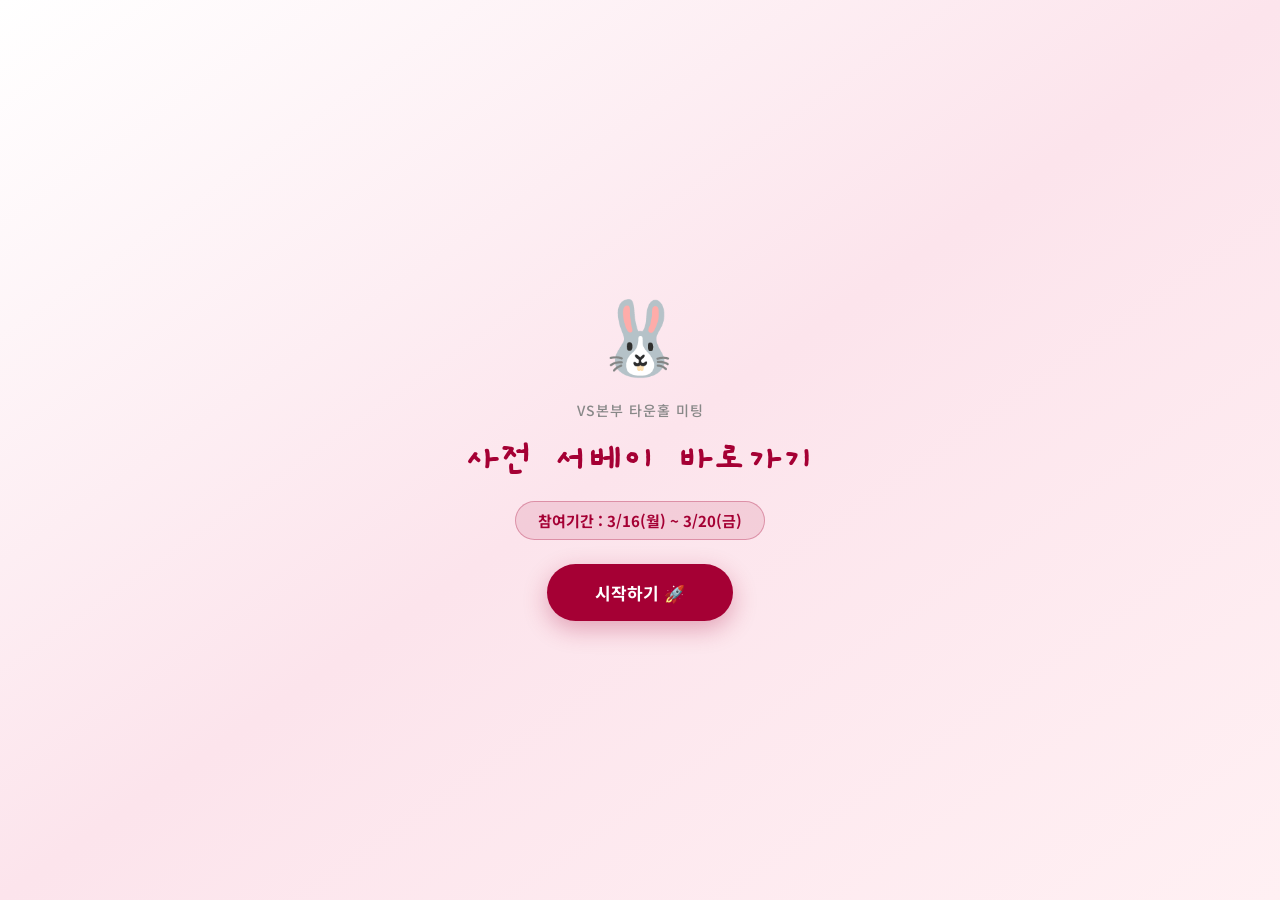
<file: index.html>
<!DOCTYPE html>
<html lang="ko">

<head>
    <meta charset="UTF-8">
    <meta name="viewport" content="width=device-width, initial-scale=1.0, maximum-scale=1.0, user-scalable=no">
    <title>LG전자 VS본부 타운홀 미팅 사전 서베이</title>
    <!-- Google Fonts for modern typography -->
    <link
        href="https://fonts.googleapis.com/css2?family=Caveat:wght@700&family=Gaegu:wght@700&family=Noto+Sans+KR:wght@300;400;500;700&display=swap"
        rel="stylesheet">
    <style>
        :root {
            --primary-color: #A50034;
            /* LG Red */
            --primary-light: #c8102e;
            --primary-dark: #820029;
            --bg-color: #f0f2f5;
            --chat-bg-gradient: linear-gradient(135deg, #fdfbfb 0%, #f4f5f7 100%);
            --msg-bot-bg: #ffffff;
            --msg-bot-text: #2c2c2c;
            --msg-user-bg: #A50034;
            --msg-user-text: #ffffff;
            --border-color: #e8eaf0;
            --text-color: #333333;
            --text-muted: #888888;
            --shadow-sm: 0 2px 8px rgba(0, 0, 0, 0.04);
            --shadow-md: 0 10px 30px rgba(0, 0, 0, 0.08);
        }

        * {
            box-sizing: border-box;
            margin: 0;
            padding: 0;
        }

        body {
            font-family: 'Noto Sans KR', -apple-system, sans-serif;
            background-color: var(--bg-color);
            color: var(--text-color);
            display: flex;
            justify-content: center;
            align-items: center;
            height: 100vh;
            overflow: hidden;
        }

        /* ===== COVER SCREEN ===== */
        #cover-screen {
            position: fixed;
            inset: 0;
            display: flex;
            justify-content: center;
            align-items: center;
            background: linear-gradient(145deg, #fff 0%, #fce4ec 50%, #fff0f3 100%);
            z-index: 100;
            transition: opacity 0.4s ease, transform 0.4s ease;
        }

        #cover-screen.fade-out {
            opacity: 0;
            transform: scale(0.96);
            pointer-events: none;
        }

        .hidden {
            display: none !important;
        }

        .cover-content {
            text-align: center;
            padding: 40px 32px;
            display: flex;
            flex-direction: column;
            align-items: center;
            gap: 16px;
        }

        .cover-logo {
            font-size: 72px;
            animation: float 3s ease-in-out infinite;
        }

        @keyframes float {

            0%,
            100% {
                transform: translateY(0);
            }

            50% {
                transform: translateY(-10px);
            }
        }

        .cover-sub {
            font-size: 14px;
            font-weight: 500;
            color: var(--text-muted);
            letter-spacing: 1px;
            text-transform: uppercase;
        }

        .cover-title {
            font-family: 'Caveat', cursive;
            font-size: 36px;
            color: var(--primary-color);
            line-height: 1.2;
        }

        .cover-date-badge {
            background-color: rgba(165, 0, 52, 0.1);
            color: var(--primary-color);
            border: 1.5px solid rgba(165, 0, 52, 0.3);
            padding: 8px 22px;
            border-radius: 30px;
            font-size: 15px;
            font-weight: 700;
        }

        #start-btn {
            margin-top: 8px;
            background-color: var(--primary-color);
            color: white;
            border: none;
            padding: 16px 48px;
            border-radius: 30px;
            font-size: 17px;
            font-weight: 700;
            cursor: pointer;
            font-family: inherit;
            box-shadow: 0 8px 24px rgba(165, 0, 52, 0.3);
            transition: all 0.2s ease;
        }

        #start-btn:hover {
            background-color: var(--primary-light);
            transform: translateY(-2px);
            box-shadow: 0 12px 28px rgba(165, 0, 52, 0.4);
        }

        #start-btn:active {
            transform: scale(0.97);
        }

        /* ===== NOTICE BAR ===== */
        .notice-bar {
            background-color: #fff8e1;
            border-bottom: 1px solid #ffe57f;
            color: #795548;
            font-size: 12px;
            font-weight: 500;
            padding: 8px 16px;
            line-height: 1.5;
            text-align: center;
        }

        /* ===== PROGRESS MILESTONE TOAST ===== */
        #milestone-toast {
            position: absolute;
            top: 52px;
            left: 50%;
            transform: translateX(-50%) translateY(-12px);
            background: linear-gradient(135deg, #A50034, #c8102e);
            color: white;
            font-size: 13px;
            font-weight: 700;
            padding: 8px 20px;
            border-radius: 30px;
            white-space: nowrap;
            box-shadow: 0 6px 20px rgba(165, 0, 52, 0.35);
            z-index: 50;
            opacity: 0;
            pointer-events: none;
            transition: opacity 0.3s ease, transform 0.3s ease;
        }

        #milestone-toast.show {
            opacity: 1;
            transform: translateX(-50%) translateY(0);
        }


        .chat-container {
            width: 100%;
            max-width: 480px;
            height: 100vh;
            background: var(--chat-bg-gradient);
            display: flex;
            flex-direction: column;
            box-shadow: var(--shadow-md);
            position: relative;
        }

        @media (min-width: 481px) {
            .chat-container {
                height: 92vh;
                max-height: 850px;
                border-radius: 24px;
                overflow: hidden;
            }
        }

        .progress-bar-container {
            width: 100%;
            height: 4px;
            background-color: var(--border-color);
            z-index: 11;
        }

        .progress-bar {
            height: 100%;
            width: 0%;
            background-color: var(--primary-color);
            transition: width 0.4s cubic-bezier(0.25, 0.8, 0.25, 1);
        }

        .chat-header {
            background-color: #ffffff;
            padding: 16px 20px;
            border-bottom: 1px solid var(--border-color);
            z-index: 10;
            box-shadow: 0 2px 10px rgba(0, 0, 0, 0.02);
        }

        .header-info {
            display: flex;
            align-items: center;
            gap: 12px;
        }

        .avatar-header img {
            border-radius: 50%;
            object-fit: cover;
            border: 2px solid white;
            box-shadow: var(--shadow-sm);
        }

        .header-info h1 {
            font-size: 17px;
            font-weight: 700;
            margin-bottom: 2px;
            color: #1a1a1a;
            letter-spacing: -0.3px;
        }

        .status-indicator {
            display: inline-block;
            width: 8px;
            height: 8px;
            background-color: #10b981;
            border-radius: 50%;
            margin-right: 6px;
            box-shadow: 0 0 4px rgba(16, 185, 129, 0.4);
        }

        .status-text {
            font-size: 12px;
            color: var(--text-muted);
            font-weight: 500;
        }

        .chat-messages {
            flex: 1;
            overflow-y: auto;
            padding: 24px 20px;
            display: flex;
            flex-direction: column;
            gap: 20px;
            scroll-behavior: smooth;

            /* Hide scrollbar for Chrome, Safari and Opera */
            &::-webkit-scrollbar {
                display: none;
            }

            /* Hide scrollbar for IE, Edge and Firefox */
            -ms-overflow-style: none;
            /* IE and Edge */
            scrollbar-width: none;
            /* Firefox */
        }

        .message-wrapper {
            display: flex;
            max-width: 88%;
            opacity: 0;
            transform: translateY(10px);
            animation: fadeIn 0.35s cubic-bezier(0.25, 0.8, 0.25, 1) forwards;
        }

        .message-bot {
            align-self: flex-start;
        }

        .message-bot .message-content-wrapper {
            display: flex;
            gap: 12px;
            align-items: flex-start;
        }

        .system-message {
            align-self: center;
            background-color: rgba(0, 0, 0, 0.25);
            color: #ffffff;
            font-size: 13px;
            padding: 8px 18px;
            border-radius: 30px;
            margin: 8px auto;
            font-weight: 500;
            text-align: center;
            width: fit-content;
            box-shadow: var(--shadow-sm);
        }

        .bot-avatar {
            width: 36px;
            height: 36px;
            border-radius: 50%;
            background-color: #f7f8fa;
            box-shadow: var(--shadow-sm);
            flex-shrink: 0;
            display: flex;
            justify-content: center;
            align-items: center;
            overflow: hidden;
            margin-bottom: 4px;
        }

        .bot-avatar img {
            width: 100%;
            height: 100%;
            object-fit: cover;
        }

        .message-user {
            align-self: flex-end;
        }

        .message {
            padding: 14px 18px;
            font-size: 15px;
            line-height: 1.55;
            position: relative;
            word-break: break-word;
            letter-spacing: -0.2px;
        }

        .message strong {
            font-weight: 700;
            color: var(--primary-color);
        }

        .message-user .message strong {
            color: #fff;
        }

        .message-bot .message {
            background-color: var(--msg-bot-bg);
            color: var(--msg-bot-text);
            border-radius: 20px 20px 20px 4px;
            box-shadow: var(--shadow-sm);
            border: 1px solid rgba(0, 0, 0, 0.03);
        }

        .message-user .message {
            background-color: var(--msg-user-bg);
            color: var(--msg-user-text);
            border-radius: 20px 20px 4px 20px;
            box-shadow: 0 4px 14px rgba(165, 0, 52, 0.25);
        }

        .message-user .message-content-wrapper {
            display: flex;
            flex-direction: column;
            align-items: flex-end;
            gap: 4px;
        }

        .edit-btn {
            background: none;
            border: none;
            color: var(--primary-color);
            font-size: 11px;
            font-weight: 600;
            cursor: pointer;
            padding: 2px 6px;
            border-radius: 4px;
            opacity: 0.6;
            transition: opacity 0.2s, background-color 0.2s;
            text-decoration: underline;
        }

        .edit-btn:hover {
            opacity: 1;
            background-color: rgba(165, 0, 52, 0.05);
        }

        /* Inline User Editing */
        .user-edit-wrapper {
            display: flex;
            flex-direction: column;
            gap: 8px;
            width: 100%;
        }

        .user-edit-input {
            width: 100%;
            border: 1px solid rgba(255, 255, 255, 0.4);
            background: rgba(255, 255, 255, 0.1);
            color: white;
            padding: 8px 12px;
            border-radius: 12px;
            font-size: 14px;
            outline: none;
            font-family: inherit;
        }

        .save-inline-btn {
            align-self: flex-end;
            background: white;
            color: var(--primary-color);
            border: none;
            padding: 4px 12px;
            border-radius: 8px;
            font-size: 12px;
            font-weight: 700;
            cursor: pointer;
            box-shadow: 0 4px 10px rgba(0, 0, 0, 0.1);
        }

        .save-inline-btn:hover {
            background: #f8f8f8;
        }

        [data-depends-on] {
            transition: all 0.3s ease;
        }


        .chat-input-area {
            background-color: #ffffff;
            padding: 16px 20px 24px;
            border-top: 1px solid var(--border-color);
            z-index: 10;
        }

        .text-input-form {
            display: flex;
            align-items: center;
            background-color: #f7f8fa;
            border-radius: 24px;
            padding: 6px 6px 6px 18px;
            border: 1px solid transparent;
            transition: all 0.2s ease;
        }

        .text-input-form:focus-within {
            border-color: rgba(165, 0, 52, 0.3);
            background-color: #ffffff;
            box-shadow: 0 0 0 4px rgba(165, 0, 52, 0.05);
        }

        #user-input {
            flex: 1;
            border: none;
            background: transparent;
            outline: none;
            font-size: 15px;
            padding: 10px 0;
            color: var(--text-color);
            font-family: inherit;
        }

        #user-input::placeholder {
            color: #adb5bd;
        }

        #user-input:disabled {
            color: var(--text-muted);
        }

        #send-button {
            background-color: var(--primary-color);
            color: white;
            border: none;
            width: 40px;
            height: 40px;
            border-radius: 50%;
            display: flex;
            justify-content: center;
            align-items: center;
            cursor: pointer;
            transition: background-color 0.2s, transform 0.1s, box-shadow 0.2s;
            flex-shrink: 0;
        }

        #send-button:hover {
            background-color: var(--primary-light);
            box-shadow: 0 4px 10px rgba(165, 0, 52, 0.3);
        }

        #send-button:active {
            transform: scale(0.95);
        }

        #send-button:disabled {
            background-color: #e2e4e8;
            cursor: not-allowed;
            box-shadow: none;
        }

        /* Choice Buttons */
        .choice-container {
            display: flex;
            flex-direction: column;
            gap: 12px;
        }

        .choice-btn {
            background-color: #ffffff;
            border: 2px solid var(--primary-color);
            color: var(--primary-color);
            padding: 15px 20px;
            border-radius: 14px;
            font-size: 15px;
            font-weight: 600;
            cursor: pointer;
            transition: all 0.2s cubic-bezier(0.25, 0.8, 0.25, 1);
            text-align: left;
            font-family: inherit;
            box-shadow: var(--shadow-sm);
        }

        .choice-btn:hover {
            background-color: var(--primary-color);
            color: #ffffff;
            transform: translateY(-2px);
            box-shadow: 0 6px 16px rgba(165, 0, 52, 0.2);
        }

        .choice-btn:active {
            transform: scale(0.98);
        }

        @keyframes fadeIn {
            to {
                opacity: 1;
                transform: translateY(0);
            }
        }

        /* Typing Indicator */
        .typing-indicator {
            display: flex;
            align-items: center;
            gap: 5px;
            padding: 6px 4px;
        }

        .dot {
            width: 7px;
            height: 7px;
            background-color: #a0a0a0;
            border-radius: 50%;
            animation: bounce 1.4s infinite ease-in-out both;
        }

        .dot:nth-child(1) {
            animation-delay: -0.32s;
        }

        .dot:nth-child(2) {
            animation-delay: -0.16s;
        }

        @keyframes bounce {

            0%,
            80%,
            100% {
                transform: scale(0);
                opacity: 0.4;
            }

            40% {
                transform: scale(1);
                opacity: 1;
            }
        }

        /* Inline Input for '기타' */
        .inline-input-wrapper {
            display: flex;
            flex-direction: column;
            gap: 10px;
            padding: 15px;
            background: #ffffff;
            border: 2px solid var(--primary-color);
            border-radius: 14px;
            box-shadow: var(--shadow-sm);
            animation: fadeIn 0.3s ease;
        }

        .inline-input {
            width: 100%;
            border: 1px solid #e0e0e0;
            border-radius: 8px;
            padding: 12px;
            font-size: 15px;
            font-family: inherit;
            outline: none;
            transition: border-color 0.2s;
        }

        .inline-input:focus {
            border-color: var(--primary-color);
        }

        .inline-confirm-btn {
            align-self: flex-end;
            background-color: var(--primary-color);
            color: white;
            border: none;
            padding: 8px 16px;
            border-radius: 8px;
            font-size: 14px;
            font-weight: 600;
            cursor: pointer;
            transition: background-color 0.2s;
        }

        .inline-confirm-btn:hover {
            background-color: var(--primary-light);
        }
    </style>
</head>

<body>

    <!-- ===== COVER SCREEN ===== -->
    <div id="cover-screen">
        <div class="cover-content">
            <div class="cover-logo">🐰</div>
            <p class="cover-sub">VS본부 타운홀 미팅</p>
            <h1 class="cover-title" style="font-family: 'Gaegu', cursive; font-size: 2.6rem; letter-spacing: 1px;">사전
                서베이 바로가기</h1>
            <div class="cover-date-badge">참여기간 : 3/16(월) ~ 3/20(금)</div>
            <button id="start-btn" onclick="startSurvey()">시작하기 🚀</button>
        </div>
    </div>

    <!-- ===== CHAT SCREEN (hidden until start) ===== -->
    <div class="chat-container hidden" id="chat-screen">
        <!-- Progress Bar -->
        <div class="progress-bar-container">
            <div class="progress-bar" id="progress-bar"></div>
        </div>
        <!-- Milestone Toast -->
        <div id="milestone-toast"></div>
        <!-- Header -->
        <header class="chat-header">
            <div class="header-info">
                <div class="avatar-header">
                    <div
                        style="width: 42px; height: 42px; border-radius: 50%; background-color: #fff0f3; color: white; display: flex; align-items: center; justify-content: center; font-size: 24px; box-shadow: 0 4px 10px rgba(165, 0, 52, 0.2);">
                        🐰
                    </div>
                </div>
                <div>
                    <h1
                        style="font-family: 'Caveat', cursive; font-size: 24px; color: #A50034; letter-spacing: 0.5px; margin-bottom: 0;">
                        VS Townhall Meeting</h1>
                    <span class="status-indicator"></span><span class="status-text">온라인</span>
                </div>
            </div>
        </header>

        <!-- Notice Bar -->
        <div class="notice-bar">
            📌 모든 입력 내용은 <strong><u>타운홀 사전서베이 데이터로 저장</u></strong>되며,<br>
            VS본부 경영진과 함께 검토 후 타운홀 미팅에서 논의될 예정입니다.
        </div>

        <!-- Chat Messages -->
        <main class="chat-messages" id="chat-messages">
        </main>

        <!-- Input Area -->
        <footer class="chat-input-area">
            <div id="dynamic-input-container">
                <form id="chat-form" class="text-input-form">
                    <input type="text" id="user-input" placeholder="메시지를 입력하세요" autocomplete="off" required>
                    <button type="submit" id="send-button">
                        <svg viewBox="0 0 24 24" width="22" height="22" stroke="currentColor" stroke-width="2.5"
                            fill="none" stroke-linecap="round" stroke-linejoin="round">
                            <line x1="22" y1="2" x2="11" y2="13"></line>
                            <polygon points="22 2 15 22 11 13 2 9 22 2"></polygon>
                        </svg>
                    </button>
                </form>
            </div>
            <div id="choice-input-container" class="choice-container hidden">
            </div>
        </footer>
    </div>

    <script>
        // State Definitions
        const STATES = {
            INIT: 0,
            INTRO_GREETING: 1,
            ASK_NAME: 2,
            INTRO_COMFORT: 3,
            WARMUP: 4,
            Q1_CHOICE: 5,
            Q1_OTHER: 6,
            Q2_GROWTH: 7,
            Q4_QUESTION: 8,
            PRIZE_EP_ID: 9,
            OUTRO: 10
        };

        const STATE_DATA_MAP = {
            [STATES.ASK_NAME]: 'name',
            [STATES.INTRO_COMFORT]: 'comfortZoneChoice',
            [STATES.WARMUP]: 'warmupAnswer',
            [STATES.Q1_CHOICE]: 'q1Answer',
            [STATES.Q1_OTHER]: 'q1Answer',
            [STATES.Q2_GROWTH]: 'q2Answer',
            [STATES.Q4_QUESTION]: 'q4Answer',
            [STATES.PRIZE_EP_ID]: 'epId'
        };

        let surveyData = {
            name: '',
            epId: '미입력',
            comfortZoneChoice: '',
            warmupAnswer: '',
            q1Answer: '',
            q2Answer: '',
            q4Answer: ''
        };

        let currentState = STATES.INIT;

        // DOM Elements
        const chatMessages = document.getElementById('chat-messages');
        const chatForm = document.getElementById('chat-form');
        const userInput = document.getElementById('user-input');
        const choiceContainer = document.getElementById('choice-input-container');
        const dynamicInputContainer = document.getElementById('dynamic-input-container');
        const sendButton = document.getElementById('send-button');

        const milestoneMessages = {
            25: '🌱 잘 하고 있어요! 25% 달성!',
            50: '🔥 절반 왔어요! 파이팅!',
            75: '💪 거의 다 왔어요! 75% 달성!',
            100: '🎉 완료! 대단해요!'
        };
        const shownMilestones = new Set();

        function updateProgress(percentage) {
            const bar = document.getElementById('progress-bar');
            if (bar) bar.style.width = percentage + '%';
            [25, 50, 75, 100].forEach(m => {
                if (percentage >= m && !shownMilestones.has(m)) {
                    shownMilestones.add(m);
                    showMilestoneToast(milestoneMessages[m]);
                }
            });
        }

        function showMilestoneToast(message) {
            const toast = document.getElementById('milestone-toast');
            if (!toast) return;
            toast.textContent = message;
            toast.classList.add('show');
            setTimeout(() => toast.classList.remove('show'), 2500);
        }

        userInput.addEventListener('click', () => {
            if (currentState === STATES.Q1_CHOICE) {
                showQ1Choices();
            }
        });

        // Also trigger on focus if user tabs to it
        userInput.addEventListener('focus', () => {
            if (currentState === STATES.Q1_CHOICE && choiceContainer.classList.contains('hidden')) {
                showQ1Choices();
            }
        });

        function showQ1Choices() {
            showChoices([
                { text: '1️⃣ 수주 경쟁력 강화', value: '수주 경쟁력 강화' },
                { text: '2️⃣ 외부 환경 / 위기 대응', value: '외부 환경 / 위기 대응' },
                { text: '3️⃣ AX 활용 확대', value: 'AX 활용 확대' },
                { text: '4️⃣ 협업 및 일하는 방식 개선', value: '협업 및 일하는 방식 개선' },
                { text: '5️⃣ 기타 (직접 입력)', value: '기타' }
            ], handleQ1Choice);
        }

        function delay(ms) { return new Promise(resolve => setTimeout(resolve, ms)); }

        async function botSay(text, dependsOn = null, template = null) {
            showTyping();
            await delay(600);
            removeTyping();
            addBotMessage(text, dependsOn, template);
        }

        function enableInlineEdit(stateId, btn) {
            if (currentState === STATES.OUTRO) return;
            const wrapper = btn.closest('.message-content-wrapper');
            const msgDiv = wrapper.querySelector('.message');
            const originalText = msgDiv.innerText;
            const key = STATE_DATA_MAP[stateId];

            msgDiv.innerHTML = `
                <div class="user-edit-wrapper">
                    <input type="text" class="user-edit-input" value="${originalText}">
                    <button class="save-inline-btn">저장</button>
                </div>
            `;
            const input = msgDiv.querySelector('input');
            const saveBtn = msgDiv.querySelector('.save-inline-btn');
            input.focus();

            const saveAction = () => {
                const newVal = input.value.trim();
                if (!newVal) return;
                surveyData[key] = newVal;
                msgDiv.innerHTML = newVal;
                updateDependentMessages(key);
            };
            saveBtn.onclick = (e) => { e.stopPropagation(); saveAction(); };
            input.onkeydown = (e) => { if (e.key === 'Enter') saveAction(); };
        }

        function updateDependentMessages(key) {
            const dependents = document.querySelectorAll(`[data-depends-on*="${key}"]`);
            dependents.forEach(el => {
                let template = el.getAttribute('data-template');
                if (!template) return;
                let newContent = template;
                Object.keys(surveyData).forEach(k => {
                    const regex = new RegExp(`{${k}}`, 'g');
                    newContent = newContent.replace(regex, surveyData[k]);
                });
                el.innerHTML = newContent;
            });
        }

        function startSurvey() {
            const cover = document.getElementById('cover-screen');
            const chat = document.getElementById('chat-screen');
            if (cover && chat) {
                cover.classList.add('fade-out');
                setTimeout(() => {
                    cover.style.display = 'none';
                    chat.classList.remove('hidden');
                    initChat();
                }, 400);
            }
        }

        function initChat() {
            updateProgress(5);
            chatMessages.insertAdjacentHTML('beforeend', `<div class="system-message">"타요"님이 채팅방에 입장하셨습니다.</div>`);
            scrollToBottom();
            (async () => {
                await botSay('👋 안녕하세요, VS본부 구성원님!');
                await botSay('저는 VS본부 타운홀 미팅 정보를 안내해드릴<br><strong>타운홀 요정..... "타요" 🚌🧚</strong> 에요!');
                await delay(400);
                showChoices([
                    { text: '반가워 타요야! 👋', value: 'hello' },
                    { text: '뭐야... 너 누군데? 👀', value: 'who' }
                ], handleGreetingChoice);
                currentState = STATES.INTRO_GREETING;
            })();
        }

        chatForm.addEventListener('submit', (e) => {
            e.preventDefault();
            const text = userInput.value.trim();
            if (!text) return;
            addUserMessage(text, currentState);
            userInput.value = '';
            processUserInput(text);
        });

        function processUserInput(text) {
            dynamicInputContainer.classList.add('hidden');
            switch (currentState) {
                case STATES.ASK_NAME: handleNameState(text); break;
                case STATES.WARMUP: handleWarmupState(text); break;
                case STATES.Q2_GROWTH: handleQ2State(text); break;
                case STATES.Q4_QUESTION: handleQ4State(text); break;
                case STATES.PRIZE_EP_ID: handlePrizeEpIdState(text); break;
            }
        }

        function handleGreetingChoice(choiceData) {
            addUserMessage(choiceData.text, currentState, true);
            hideChoices();
            updateProgress(12);
            (async () => {
                await botSay('저는 1분기 타운홀 미팅에 대한 정보를 드리고');
                await botSay('여러분의 의견을 미리 들어보기 위해 왔어요! 😊');
                await botSay('먼저, 구성원님을 어떻게 불러드리면 될까요?<br>👉 성함 또는 닉네임을 입력해주세요!');
                currentState = STATES.ASK_NAME;
                showTextInput();
            })();
        }

        function handleNameState(nickname) {
            surveyData.name = nickname;
            updateProgress(25);
            (async () => {
                await botSay(`반가워요, <strong>${surveyData.name}</strong>님! 😄`, 'name', '반가워요, <strong>{name}</strong>님! 😄');
                await botSay('혹시 <strong>Step out of your Comfort Zone</strong><br> 이라는 말 들어보셨나요? 🤔');
                await botSay('Comfort Zone에서 느끼는 익숙함은 <br>우리에게 안정감과 편안함을 주지만');
                await botSay('<strong>성장과 발전</strong>은 두려움을 이겨내고<br>익숙하던 것을 넘어설 때 일어난다고 합니다.<br><span style="color:#888; font-size:13px;">(심리학자 Judith Bardwick)</span>');
                await botSay('....그래서!');
                await botSay('이번 1분기 타운홀 미팅에서는 <br>VS본부가 <strong>Comfort Zone을 벗어나 <br>어떤 변화/성장</strong>을 만들어가야하는지<br>이야기 나눌 예정입니다. 🙌');
                await delay(400);
                showChoices([{ text: '기대된다!! 🚀', value: 'yes' }, { text: '어렵네..알겠어 🤔', value: 'maybe' }], handleComfortChoice);
                currentState = STATES.INTRO_COMFORT;
            })();
        }

        function handleComfortChoice(choiceData) {
            addUserMessage(choiceData.text, currentState, true);
            surveyData.comfortZoneChoice = choiceData.text;
            hideChoices();
            updateProgress(38);
            (async () => {
                await botSay(`저와 함께 차근 차근 이야기 나눠봐요! 😎`);
                await botSay('그럼 가볍게 몸풀기 질문 나갑니다! 🥁');
                await botSay(`🌱 <strong>${surveyData.name}님이 올해 Comfort Zone을 벗어나기 위해 해보고 싶은 <u>딱 한 가지 행동</u>은 무엇인가요?</strong><br><br><span style="color:#888; font-size:13px;">📝 예) '아주 작은 한 걸음'도 좋아요!<br>"다이어트 도전"<br>"매일 영어 단어 5개 외우기"<br>"AI 도구 매일 10분 써보기"</span>`, 'name', `🌱 <strong>{name}님이 올해 Comfort Zone을 벗어나기 위해 해보고 싶은 <u>딱 한 가지 행동</u>은 무엇인가요?</strong><br><br><span style="color:#888; font-size:13px;">📝 예) '아주 작은 한 걸음'도 좋아요!<br>"다이어트 도전"<br>"매일 영어 단어 5개 외우기"<br>"AI 도구 매일 10분 써보기"</span>`);
                currentState = STATES.WARMUP;
                showTextInput();
            })();
        }

        function handleWarmupState(text) {
            surveyData.warmupAnswer = text;
            updateProgress(52);
            (async () => {
                await botSay('💪 멋있는 다짐이에요!');
                await botSay('그럼 이제 본격 질문 들어갑니다! 🥁');
                await botSay(`<strong>Q1. ${surveyData.name}님,<br>VS본부가 Comfort Zone에서 벗어난 <br>변화와 성장을 만들어가기 위해서는<br><u>어떤 노력이 필요하다고 생각</u>하시나요?</strong>`, 'name', `<strong>Q1. {name}님,<br>VS본부가 Comfort Zone에서 벗어난 <br>변화와 성장을 만들어가기 위해서는<br><u>어떤 노력이 필요하다고 생각</u>하시나요?</strong>`);
                currentState = STATES.Q1_CHOICE;
                showTextInput(true); // skipFocus=true
                userInput.placeholder = "클릭하여 보기를 선택해주세요";
            })();
        }

        function handleQ1Choice(choiceData) {
            if (choiceData.value === '기타') {
                choiceContainer.innerHTML = `<div class="inline-input-wrapper"><input type="text" class="inline-input" id="inline-q1-input" placeholder="성장을 위해 필요한 노력을 직접 입력해주세요"><button class="inline-confirm-btn" id="inline-q1-confirm">확인</button></div>`;
                const inputEl = document.getElementById('inline-q1-input');
                const confirmBtn = document.getElementById('inline-q1-confirm');
                setTimeout(() => inputEl.focus(), 100);
                const handleConfirm = () => {
                    const val = inputEl.value.trim();
                    if (!val) return;
                    addUserMessage(val, STATES.Q1_CHOICE);
                    surveyData.q1Answer = val;
                    hideChoices();
                    proceedToQ2();
                };
                confirmBtn.onclick = handleConfirm;
                inputEl.onkeydown = (e) => { if (e.key === 'Enter') handleConfirm(); };
            } else {
                addUserMessage(choiceData.text, currentState, true);
                surveyData.q1Answer = choiceData.value;
                hideChoices();
                proceedToQ2();
            }
        }

        function proceedToQ2() {
            updateProgress(65);
            (async () => {
                await botSay(`<strong>${surveyData.name}</strong>님께서는 <strong>${surveyData.q1Answer}</strong>이(가) 필요하다고 생각하시는군요!`, 'name,q1Answer', `<strong>{name}</strong>님께서는 <strong>{q1Answer}</strong>이(가) 필요하다고 생각하시는군요!`);
                await botSay('그렇다면....');
                await botSay(`<strong>Q2. <u>${surveyData.q1Answer}</u>을(를) 통해 성장한 VS본부의 모습은 어떨까요?</strong><br><br><span style="color:#888; font-size:13px;">📝 예)<br>"혁신적인 기술 개발을 통해 수주 경쟁력 확보하는 VS본부"<br>"AX 활용을 통한 개발 효율화를 이뤄낸 VS본부"<br>"동료간 도움을 적극적으로 주고받는 VS본부"</span>`, 'q1Answer', `<strong>Q2. <u>{q1Answer}</u>을(를) 통해 성장한 VS본부의 모습은 어떨까요?</strong><br><br><span style="color:#888; font-size:13px;">📝 예)<br>"혁신적인 기술 개발을 통해 수주 경쟁력 확보하는 VS본부"<br>"AX 활용을 통한 개발 효율화를 이뤄낸 VS본부"<br>"동료간 도움을 적극적으로 주고받는 VS본부"</span>`);
                currentState = STATES.Q2_GROWTH;
                showTextInput();
            })();
        }

        function handleQ2State(text) {
            surveyData.q2Answer = text;
            updateProgress(78);
            (async () => {
                await botSay('좋아요! 우리는 꼭 해낼 수 있을거에요 🍀');
                await botSay('자, 이제 마지막 질문이에요. 조금만 더 화이팅! 💪');
                await botSay('<strong>Q3. 1분기 타운홀 미팅에서 경영진에게 궁금하거나 듣고 싶은 이야기가 있으신가요?</strong><br><br><span style="color:#888; font-size:13px;">📝 예)<br>"1분기 경영 실적이 궁금해요"<br>"26년 본부 방향성이 궁금해요"</span>');
                currentState = STATES.Q4_QUESTION;
                showTextInput();
            })();
        }

        function handleQ4State(text) {
            surveyData.q4Answer = text;
            updateProgress(90);
            (async () => {
                await botSay(`💚 <strong>${surveyData.name}</strong>님, 소중한 의견 들려줘서 고마워요!`, 'name', `💚 <strong>{name}</strong>님, 소중한 의견 들려줘서 고마워요!`);
                await botSay('마지막으로,<br><br>저의 질문에 끝까지 답변해주신 분들께는<br>🎁 <strong>추첨을 통해 소정의 선물</strong>을 드리려고 해요!');
                await botSay('EP ID를 입력해주시면 추첨에 참여하실 수 있어요!<br><span style="color:#888; font-size:13px;">(개인정보는 오직 선물 추첨을 위해 활용됩니다.)</span>');
                showChoices([{ text: '건너뛰기 ⏭️', value: 'skip' }], handlePrizeEpIdState);
                currentState = STATES.PRIZE_EP_ID;
                showTextInput();
            })();
        }

        function handlePrizeEpIdState(input) {
            const text = typeof input === 'string' ? input : input.value;
            if (typeof input !== 'string') addUserMessage(input.text, currentState, true);
            hideChoices();
            surveyData.epId = (text !== 'skip' && text.trim()) ? text : '미입력';
            updateProgress(100);
            userInput.disabled = true;
            sendButton.disabled = true;
            userInput.placeholder = '서베이가 완료되었습니다.';
            (async () => {
                await botSay('이제 정말 끝났어요! 🎉<br> 마지막으로 타운홀 미팅 일정을 알려드릴게요.');
                await botSay('📅 <strong>[타운홀 미팅 안내]</strong><br>일시: 3월 30일 월요일 15:00~16:50<br>장소/온라인 주소는 추후 안내드릴게요.');
                await botSay(`그럼 꼭 타운홀 미팅 현장에서 뵈어요, <strong>${surveyData.name}</strong>님! 🚀💙`, 'name', `그럼 꼭 타운홀 미팅 현장에서 뵈어요, <strong>{name}</strong>님! 🚀💙`);
                await botSay('데이터를 안전하게 전송하고 있어요... ⏳');
                submitSurveyData();
            })();
        }

        function showChoices(choices, callback) {
            dynamicInputContainer.classList.add('hidden');
            choiceContainer.innerHTML = '';
            choices.forEach(choice => {
                const btn = document.createElement('button');
                btn.className = 'choice-btn';
                btn.innerHTML = choice.text;
                btn.onclick = () => callback(choice);
                choiceContainer.appendChild(btn);
            });
            choiceContainer.classList.remove('hidden');
            scrollToBottom();
        }

        function hideChoices() {
            choiceContainer.classList.add('hidden');
            userInput.placeholder = "메시지를 입력하세요";
        }
        function showTextInput(skipFocus = false) {
            dynamicInputContainer.classList.remove('hidden');
            if (!userInput.disabled && !skipFocus) setTimeout(() => userInput.focus(), 100);
            scrollToBottom();
        }

        function addBotMessage(text, dependsOn = null, template = null) {
            const msgHTML = `
                <div class="message-wrapper message-bot">
                    <div class="message-content-wrapper">
                        <div class="bot-avatar" style="font-size: 22px; background-color: #fff0f3; box-shadow: 0 4px 10px rgba(165, 0, 52, 0.2);">🐰</div>
                        <div class="message" ${dependsOn ? `data-depends-on="${dependsOn}"` : ''} ${template ? `data-template='${template.replace(/'/g, "&apos;")}'` : ''}>${text}</div>
                    </div>
                </div>
            `;
            chatMessages.insertAdjacentHTML('beforeend', msgHTML);
            scrollToBottom();
        }

        function addUserMessage(text, stateId, hideEdit = false) {
            const msgHTML = `
                <div class="message-wrapper message-user" data-state="${stateId}">
                    <div class="message-content-wrapper">
                        <div class="message">${text}</div>
                        ${hideEdit ? '' : `<button class="edit-btn" onclick="enableInlineEdit(${stateId}, this)">수정</button>`}
                    </div>
                </div>
            `;
            chatMessages.insertAdjacentHTML('beforeend', msgHTML);
            scrollToBottom();
        }

        function showTyping() {
            chatMessages.insertAdjacentHTML('beforeend', `<div class="message-wrapper message-bot" id="typing-indicator"><div class="message-content-wrapper"><div class="bot-avatar" style="font-size: 22px; background-color: #fff0f3;">🐰</div><div class="message"><div class="typing-indicator"><div class="dot"></div><div class="dot"></div><div class="dot"></div></div></div></div></div>`);
            scrollToBottom();
        }

        function removeTyping() { const el = document.getElementById('typing-indicator'); if (el) el.remove(); }
        function scrollToBottom() { chatMessages.scrollTop = chatMessages.scrollHeight; }

        const ENDPOINT_URL = "https://formspree.io/f/xreyzvor";
        async function submitSurveyData() {
            try {
                const payload = { "EP_ID": surveyData.epId, "이름": surveyData.name, "선택형답변": surveyData.comfortZoneChoice, "워밍업": surveyData.warmupAnswer, "Q1_본부성장노력": surveyData.q1Answer, "Q2_성과모습": surveyData.q2Answer, "Q3_질문사항": surveyData.q4Answer, "제출시간": new Date().toLocaleString('ko-KR') };
                const response = await fetch(ENDPOINT_URL, { method: 'POST', headers: { 'Content-Type': 'application/json' }, body: JSON.stringify(payload) });
                if (response.ok) {
                    await delay(600);
                    addBotMessage('✅ <strong>' + surveyData.name + '님의 의견이 성공적으로 기록되었어요!</strong> 💚', 'name', '✅ <strong>{name}</strong>님의 의견이 성공적으로 기록되었어요! 💚');
                    setTimeout(() => { chatMessages.insertAdjacentHTML('beforeend', `<div class="system-message">타운홀 미팅 서베이가 종료되었습니다.</div>`); scrollToBottom(); }, 1500);
                } else { throw new Error('Network response was not ok.'); }
            } catch (err) {
                console.error("Survey submission failed:", err);
                addBotMessage('⚠️ 전송 중 오류가 발생했습니다. 담당자에게 문의해 주세요. <br>(담당자 : VS EXG팀 양수연사원)');
            }
        }
    </script>
</body>

</html>
</file>
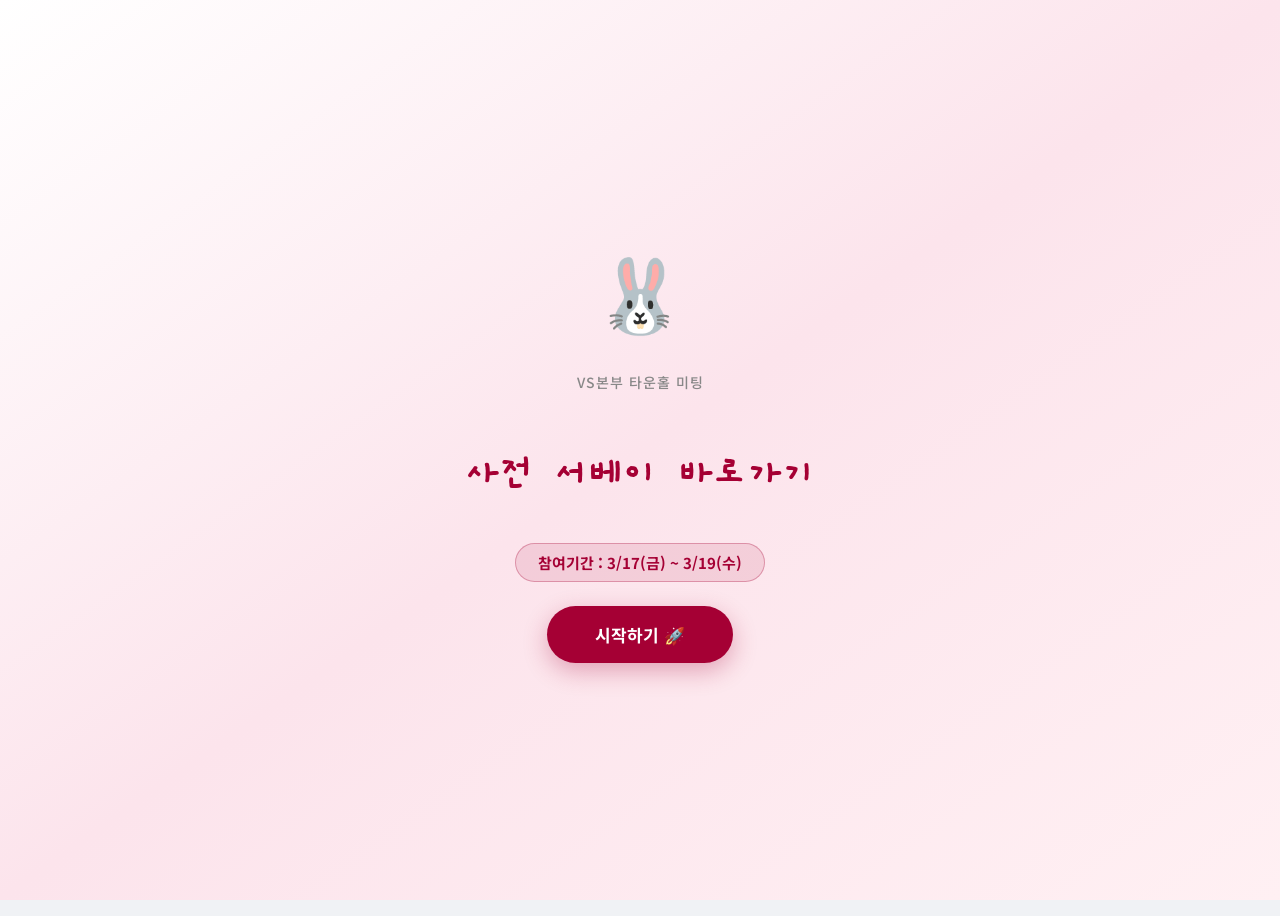
<file: index_excel.html>
<!DOCTYPE html>
<html lang="ko">

<head>
    <meta charset="UTF-8">
    <meta name="viewport" content="width=device-width, initial-scale=1.0, maximum-scale=1.0, user-scalable=no">
    <title>LG전자 VS본부 타운홀 미팅 사전 서베이</title>
    <!-- Google Fonts for modern typography -->
    <link
        href="https://fonts.googleapis.com/css2?family=Caveat:wght@700&family=Gaegu:wght@700&family=Noto+Sans+KR:wght@300;400;500;700&display=swap"
        rel="stylesheet">
    <style>
        :root {
            --primary-color: #A50034;
            /* LG Red */
            --primary-light: #c8102e;
            --primary-dark: #820029;
            --bg-color: #f0f2f5;
            --chat-bg-gradient: linear-gradient(135deg, #fdfbfb 0%, #f4f5f7 100%);
            --msg-bot-bg: #ffffff;
            --msg-bot-text: #2c2c2c;
            --msg-user-bg: #A50034;
            --msg-user-text: #ffffff;
            --border-color: #e8eaf0;
            --text-color: #333333;
            --text-muted: #888888;
            --shadow-sm: 0 2px 8px rgba(0, 0, 0, 0.04);
            --shadow-md: 0 10px 30px rgba(0, 0, 0, 0.08);
        }c

        * {
            box-sizing: border-box;
            margin: 0;
            padding: 0;
        }

        body {
            font-family: 'Noto Sans KR', -apple-system, sans-serif;
            background-color: var(--bg-color);
            color: var(--text-color);
            display: flex;
            justify-content: center;
            align-items: center;
            height: 100vh;
            overflow: hidden;
        }

        /* ===== COVER SCREEN ===== */
        #cover-screen {
            position: fixed;
            inset: 0;
            display: flex;
            justify-content: center;
            align-items: center;
            background: linear-gradient(145deg, #fff 0%, #fce4ec 50%, #fff0f3 100%);
            z-index: 100;
            transition: opacity 0.4s ease, transform 0.4s ease;
        }

        #cover-screen.fade-out {
            opacity: 0;
            transform: scale(0.96);
            pointer-events: none;
        }

        .hidden {
            display: none !important;
        }

        .cover-content {
            text-align: center;
            padding: 40px 32px;
            display: flex;
            flex-direction: column;
            align-items: center;
            gap: 16px;
        }

        .cover-logo {
            font-size: 72px;
            animation: float 3s ease-in-out infinite;
        }

        @keyframes float {

            0%,
            100% {
                transform: translateY(0);
            }

            50% {
                transform: translateY(-10px);
            }
        }

        .cover-sub {
            font-size: 14px;
            font-weight: 500;
            color: var(--text-muted);
            letter-spacing: 1px;
            text-transform: uppercase;
        }

        .cover-title {
            font-family: 'Caveat', cursive;
            font-size: 36px;
            color: var(--primary-color);
            line-height: 1.2;
        }

        .cover-date-badge {
            background-color: rgba(165, 0, 52, 0.1);
            color: var(--primary-color);
            border: 1.5px solid rgba(165, 0, 52, 0.3);
            padding: 8px 22px;
            border-radius: 30px;
            font-size: 15px;
            font-weight: 700;
        }

        #start-btn {
            margin-top: 8px;
            background-color: var(--primary-color);
            color: white;
            border: none;
            padding: 16px 48px;
            border-radius: 30px;
            font-size: 17px;
            font-weight: 700;
            cursor: pointer;
            font-family: inherit;
            box-shadow: 0 8px 24px rgba(165, 0, 52, 0.3);
            transition: all 0.2s ease;
        }

        #start-btn:hover {
            background-color: var(--primary-light);
            transform: translateY(-2px);
            box-shadow: 0 12px 28px rgba(165, 0, 52, 0.4);
        }

        #start-btn:active {
            transform: scale(0.97);
        }

        /* ===== NOTICE BAR ===== */
        .notice-bar {
            background-color: #fff8e1;
            border-bottom: 1px solid #ffe57f;
            color: #795548;
            font-size: 12px;
            font-weight: 500;
            padding: 8px 16px;
            line-height: 1.5;
            text-align: center;
        }

        /* ===== PROGRESS MILESTONE TOAST ===== */
        #milestone-toast {
            position: absolute;
            top: 52px;
            left: 50%;
            transform: translateX(-50%) translateY(-12px);
            background: linear-gradient(135deg, #A50034, #c8102e);
            color: white;
            font-size: 13px;
            font-weight: 700;
            padding: 8px 20px;
            border-radius: 30px;
            white-space: nowrap;
            box-shadow: 0 6px 20px rgba(165, 0, 52, 0.35);
            z-index: 50;
            opacity: 0;
            pointer-events: none;
            transition: opacity 0.3s ease, transform 0.3s ease;
        }

        #milestone-toast.show {
            opacity: 1;
            transform: translateX(-50%) translateY(0);
        }


        .chat-container {
            width: 100%;
            max-width: 480px;
            height: 100vh;
            background: var(--chat-bg-gradient);
            display: flex;
            flex-direction: column;
            box-shadow: var(--shadow-md);
            position: relative;
        }

        @media (min-width: 481px) {
            .chat-container {
                height: 92vh;
                max-height: 850px;
                border-radius: 24px;
                overflow: hidden;
            }
        }

        .progress-bar-container {
            width: 100%;
            height: 4px;
            background-color: var(--border-color);
            z-index: 11;
        }

        .progress-bar {
            height: 100%;
            width: 0%;
            background-color: var(--primary-color);
            transition: width 0.4s cubic-bezier(0.25, 0.8, 0.25, 1);
        }

        .chat-header {
            background-color: #ffffff;
            padding: 16px 20px;
            border-bottom: 1px solid var(--border-color);
            z-index: 10;
            box-shadow: 0 2px 10px rgba(0, 0, 0, 0.02);
        }

        .header-info {
            display: flex;
            align-items: center;
            gap: 12px;
        }

        .avatar-header img {
            border-radius: 50%;
            object-fit: cover;
            border: 2px solid white;
            box-shadow: var(--shadow-sm);
        }

        .header-info h1 {
            font-size: 17px;
            font-weight: 700;
            margin-bottom: 2px;
            color: #1a1a1a;
            letter-spacing: -0.3px;
        }

        .status-indicator {
            display: inline-block;
            width: 8px;
            height: 8px;
            background-color: #10b981;
            border-radius: 50%;
            margin-right: 6px;
            box-shadow: 0 0 4px rgba(16, 185, 129, 0.4);
        }

        .status-text {
            font-size: 12px;
            color: var(--text-muted);
            font-weight: 500;
        }

        .chat-messages {
            flex: 1;
            overflow-y: auto;
            padding: 24px 20px;
            display: flex;
            flex-direction: column;
            gap: 20px;
            scroll-behavior: smooth;

            /* Hide scrollbar for Chrome, Safari and Opera */
            &::-webkit-scrollbar {
                display: none;
            }

            /* Hide scrollbar for IE, Edge and Firefox */
            -ms-overflow-style: none;
            /* IE and Edge */
            scrollbar-width: none;
            /* Firefox */
        }

        .message-wrapper {
            display: flex;
            max-width: 88%;
            opacity: 0;
            transform: translateY(10px);
            animation: fadeIn 0.35s cubic-bezier(0.25, 0.8, 0.25, 1) forwards;
        }

        .message-bot {
            align-self: flex-start;
        }

        .message-bot .message-content-wrapper {
            display: flex;
            gap: 12px;
            align-items: flex-start;
        }

        .system-message {
            align-self: center;
            background-color: rgba(0, 0, 0, 0.25);
            color: #ffffff;
            font-size: 13px;
            padding: 8px 18px;
            border-radius: 30px;
            margin: 8px auto;
            font-weight: 500;
            text-align: center;
            width: fit-content;
            box-shadow: var(--shadow-sm);
        }

        .bot-avatar {
            width: 36px;
            height: 36px;
            border-radius: 50%;
            background-color: #f7f8fa;
            box-shadow: var(--shadow-sm);
            flex-shrink: 0;
            display: flex;
            justify-content: center;
            align-items: center;
            overflow: hidden;
            margin-bottom: 4px;
        }

        .bot-avatar img {
            width: 100%;
            height: 100%;
            object-fit: cover;
        }

        .message-user {
            align-self: flex-end;
        }

        .message {
            padding: 14px 18px;
            font-size: 15px;
            line-height: 1.55;
            position: relative;
            word-break: break-word;
            letter-spacing: -0.2px;
        }

        .message strong {
            font-weight: 700;
            color: #ff0000;
        }

        .message-user .message strong {
            color: #fff;
        }

        .message-bot .message {
            background-color: var(--msg-bot-bg);
            color: var(--msg-bot-text);
            border-radius: 20px 20px 20px 4px;
            box-shadow: var(--shadow-sm);
            border: 1px solid rgba(0, 0, 0, 0.03);
        }

        .message-user .message {
            background-color: var(--msg-user-bg);
            color: var(--msg-user-text);
            border-radius: 20px 20px 4px 20px;
            box-shadow: 0 4px 14px rgba(165, 0, 52, 0.25);
        }

        .message-user .message-content-wrapper {
            display: flex;
            flex-direction: column;
            align-items: flex-end;
            gap: 4px;
        }

        .edit-btn {
            background: none;
            border: none;
            color: var(--primary-color);
            font-size: 11px;
            font-weight: 600;
            cursor: pointer;
            padding: 2px 6px;
            border-radius: 4px;
            opacity: 0.6;
            transition: opacity 0.2s, background-color 0.2s;
            text-decoration: underline;
        }

        .edit-btn:hover {
            opacity: 1;
            background-color: rgba(165, 0, 52, 0.05);
        }

        /* Inline User Editing */
        .user-edit-wrapper {
            display: flex;
            flex-direction: column;
            gap: 8px;
            width: 100%;
        }

        .user-edit-input {
            width: 100%;
            border: 1px solid rgba(255, 255, 255, 0.4);
            background: rgba(255, 255, 255, 0.1);
            color: white;
            padding: 8px 12px;
            border-radius: 12px;
            font-size: 14px;
            outline: none;
            font-family: inherit;
        }

        .save-inline-btn {
            align-self: flex-end;
            background: white;
            color: var(--primary-color);
            border: none;
            padding: 4px 12px;
            border-radius: 8px;
            font-size: 12px;
            font-weight: 700;
            cursor: pointer;
            box-shadow: 0 4px 10px rgba(0, 0, 0, 0.1);
        }

        .save-inline-btn:hover {
            background: #f8f8f8;
        }

        [data-depends-on] {
            transition: all 0.3s ease;
        }


        .chat-input-area {
            background-color: #ffffff;
            padding: 16px 20px 24px;
            border-top: 1px solid var(--border-color);
            z-index: 10;
        }

        .text-input-form {
            display: flex;
            align-items: center;
            background-color: #f7f8fa;
            border-radius: 24px;
            padding: 6px 6px 6px 18px;
            border: 1px solid transparent;
            transition: all 0.2s ease;
        }

        .text-input-form:focus-within {
            border-color: rgba(165, 0, 52, 0.3);
            background-color: #ffffff;
            box-shadow: 0 0 0 4px rgba(165, 0, 52, 0.05);
        }

        #user-input {
            flex: 1;
            border: none;
            background: transparent;
            outline: none;
            font-size: 15px;
            padding: 10px 0;
            color: var(--text-color);
            font-family: inherit;
        }

        #user-input::placeholder {
            color: #adb5bd;
        }

        #user-input:disabled {
            color: var(--text-muted);
        }

        #send-button {
            background-color: var(--primary-color);
            color: white;
            border: none;
            width: 40px;
            height: 40px;
            border-radius: 50%;
            display: flex;
            justify-content: center;
            align-items: center;
            cursor: pointer;
            transition: background-color 0.2s, transform 0.1s, box-shadow 0.2s;
            flex-shrink: 0;
        }

        #send-button:hover {
            background-color: var(--primary-light);
            box-shadow: 0 4px 10px rgba(165, 0, 52, 0.3);
        }

        #send-button:active {
            transform: scale(0.95);
        }

        #send-button:disabled {
            background-color: #e2e4e8;
            cursor: not-allowed;
            box-shadow: none;
        }

        /* Choice Buttons */
        .choice-container {
            display: flex;
            flex-direction: column;
            gap: 12px;
        }

        .choice-btn {
            background-color: #ffffff;
            border: 2px solid var(--primary-color);
            color: var(--primary-color);
            padding: 15px 20px;
            border-radius: 14px;
            font-size: 15px;
            font-weight: 600;
            cursor: pointer;
            transition: all 0.2s cubic-bezier(0.25, 0.8, 0.25, 1);
            text-align: left;
            font-family: inherit;
            box-shadow: var(--shadow-sm);
        }

        .choice-btn:hover {
            background-color: var(--primary-color);
            color: #ffffff;
            transform: translateY(-2px);
            box-shadow: 0 6px 16px rgba(165, 0, 52, 0.2);
        }

        .choice-btn:active {
            transform: scale(0.98);
        }

        @keyframes fadeIn {
            to {
                opacity: 1;
                transform: translateY(0);
            }
        }

        /* Typing Indicator */
        .typing-indicator {
            display: flex;
            align-items: center;
            gap: 5px;
            padding: 6px 4px;
        }

        .dot {
            width: 7px;
            height: 7px;
            background-color: #a0a0a0;
            border-radius: 50%;
            animation: bounce 1.4s infinite ease-in-out both;
        }

        .dot:nth-child(1) {
            animation-delay: -0.32s;
        }

        .dot:nth-child(2) {
            animation-delay: -0.16s;
        }

        @keyframes bounce {

            0%,
            80%,
            100% {
                transform: scale(0);
                opacity: 0.4;
            }

            40% {
                transform: scale(1);
                opacity: 1;
            }
        }

        /* Inline Input for '기타' */
        .inline-input-wrapper {
            display: flex;
            flex-direction: column;
            gap: 10px;
            padding: 15px;
            background: #ffffff;
            border: 2px solid var(--primary-color);
            border-radius: 14px;
            box-shadow: var(--shadow-sm);
            animation: fadeIn 0.3s ease;
        }

        .inline-input {
            width: 100%;
            border: 1px solid #e0e0e0;
            border-radius: 8px;
            padding: 12px;
            font-size: 15px;
            font-family: inherit;
            outline: none;
            transition: border-color 0.2s;
        }

        .inline-input:focus {
            border-color: var(--primary-color);
        }

        .inline-confirm-btn {
            align-self: flex-end;
            background-color: var(--primary-color);
            color: white;
            border: none;
            padding: 8px 16px;
            border-radius: 8px;
            font-size: 14px;
            font-weight: 600;
            cursor: pointer;
            transition: background-color 0.2s;
        }

        .inline-confirm-btn:hover {
            background-color: var(--primary-light);
        }
    </style>
</head>

<body>

    <!-- ===== COVER SCREEN ===== -->
    <div id="cover-screen">
        <div class="cover-content">
            <div class="cover-logo">🐰</div>
            <p class="cover-sub">VS본부 타운홀 미팅</p>
            <h1 class="cover-title" style="font-family: 'Gaegu', cursive; font-size: 2.6rem; letter-spacing: 1px;">사전
                서베이 바로가기</h1>
            <div class="cover-date-badge">참여기간 : 3/17(금) ~ 3/19(수)</div>
            <button id="start-btn" onclick="startSurvey()">시작하기 🚀</button>
        </div>
    </div>

    <!-- ===== CHAT SCREEN (hidden until start) ===== -->
    <div class="chat-container hidden" id="chat-screen">
        <!-- Progress Bar -->
        <div class="progress-bar-container">
            <div class="progress-bar" id="progress-bar"></div>
        </div>
        <!-- Milestone Toast -->
        <div id="milestone-toast"></div>
        <!-- Header -->
        <header class="chat-header">
            <div class="header-info">
                <div class="avatar-header">
                    <div
                        style="width: 42px; height: 42px; border-radius: 50%; background-color: #fff0f3; color: white; display: flex; align-items: center; justify-content: center; font-size: 24px; box-shadow: 0 4px 10px rgba(165, 0, 52, 0.2);">
                        🐰
                    </div>
                </div>
                <div>
                    <h1
                        style="font-family: 'Caveat', cursive; font-size: 24px; color: #A50034; letter-spacing: 0.5px; margin-bottom: 0;">
                        VS Townhall Meeting</h1>
                    <span class="status-indicator"></span><span class="status-text">온라인</span>
                </div>
            </div>
        </header>

        <!-- Notice Bar -->
        <div class="notice-bar">
            📌 모든 입력 내용은 <strong><u>타운홀 사전서베이 데이터로 저장</u></strong>되며,<br>
            VS본부 경영진과 함께 검토 후 타운홀 미팅에서 논의될 예정입니다.
        </div>

        <!-- Chat Messages -->
        <main class="chat-messages" id="chat-messages">
        </main>

        <!-- Input Area -->
        <footer class="chat-input-area">
            <div id="dynamic-input-container">
                <form id="chat-form" class="text-input-form">
                    <input type="text" id="user-input" placeholder="메시지를 입력하세요" autocomplete="off" required>
                    <button type="submit" id="send-button">
                        <svg viewBox="0 0 24 24" width="22" height="22" stroke="currentColor" stroke-width="2.5"
                            fill="none" stroke-linecap="round" stroke-linejoin="round">
                            <line x1="22" y1="2" x2="11" y2="13"></line>
                            <polygon points="22 2 15 22 11 13 2 9 22 2"></polygon>
                        </svg>
                    </button>
                </form>
            </div>
            <div id="choice-input-container" class="choice-container hidden">
            </div>
        </footer>
    </div>

    <script>
        // State Definitions
        const STATES = {
            INIT: 0,
            INTRO_GREETING: 1,
            ASK_NAME: 2,
            INTRO_COMFORT: 3,
            WARMUP: 4,
            Q1_CHOICE: 5,
            Q1_OTHER: 6,
            Q2_GROWTH: 7,
            Q4_QUESTION: 8,
            PRIZE_EP_ID: 9,
            OUTRO: 10
        };

        const STATE_DATA_MAP = {
            [STATES.ASK_NAME]: 'name',
            [STATES.INTRO_COMFORT]: 'comfortZoneChoice',
            [STATES.WARMUP]: 'warmupAnswer',
            [STATES.Q1_CHOICE]: 'q1Answer',
            [STATES.Q1_OTHER]: 'q1Answer',
            [STATES.Q2_GROWTH]: 'q2Answer',
            [STATES.Q4_QUESTION]: 'q4Answer',
            [STATES.PRIZE_EP_ID]: 'epId'
        };

        let surveyData = {
            name: '',
            epId: '미입력',
            comfortZoneChoice: '',
            warmupAnswer: '',
            q1Answer: '',
            q2Answer: '',
            q4Answer: ''
        };

        let currentState = STATES.INIT;

        // DOM Elements
        const chatMessages = document.getElementById('chat-messages');
        const chatForm = document.getElementById('chat-form');
        const userInput = document.getElementById('user-input');
        const choiceContainer = document.getElementById('choice-input-container');
        const dynamicInputContainer = document.getElementById('dynamic-input-container');
        const sendButton = document.getElementById('send-button');

        const milestoneMessages = {
            25: '🌱 잘 하고 있어요! 25% 달성!',
            50: '🔥 절반 왔어요! 파이팅!',
            75: '💪 거의 다 왔어요! 75% 달성!',
            100: '🎉 완료! 대단해요!'
        };
        const shownMilestones = new Set();

        function updateProgress(percentage) {
            const bar = document.getElementById('progress-bar');
            if (bar) bar.style.width = percentage + '%';
            [25, 50, 75, 100].forEach(m => {
                if (percentage >= m && !shownMilestones.has(m)) {
                    shownMilestones.add(m);
                    showMilestoneToast(milestoneMessages[m]);
                }
            });
        }

        function showMilestoneToast(message) {
            const toast = document.getElementById('milestone-toast');
            if (!toast) return;
            toast.textContent = message;
            toast.classList.add('show');
            setTimeout(() => toast.classList.remove('show'), 2500);
        }

        function delay(ms) { return new Promise(resolve => setTimeout(resolve, ms)); }

        async function botSay(text, dependsOn = null, template = null) {
            showTyping();
            await delay(1000);
            removeTyping();
            addBotMessage(text, dependsOn, template);
        }

        function enableInlineEdit(stateId, btn) {
            if (currentState === STATES.OUTRO) return;
            const wrapper = btn.closest('.message-content-wrapper');
            const msgDiv = wrapper.querySelector('.message');
            const originalText = msgDiv.innerText;
            const key = STATE_DATA_MAP[stateId];

            msgDiv.innerHTML = `
                <div class="user-edit-wrapper">
                    <input type="text" class="user-edit-input" value="${originalText}">
                    <button class="save-inline-btn">저장</button>
                </div>
            `;
            const input = msgDiv.querySelector('input');
            const saveBtn = msgDiv.querySelector('.save-inline-btn');
            input.focus();

            const saveAction = () => {
                const newVal = input.value.trim();
                if (!newVal) return;
                surveyData[key] = newVal;
                msgDiv.innerHTML = newVal;
                updateDependentMessages(key);
            };
            saveBtn.onclick = (e) => { e.stopPropagation(); saveAction(); };
            input.onkeydown = (e) => { if (e.key === 'Enter') saveAction(); };
        }

        function updateDependentMessages(key) {
            const dependents = document.querySelectorAll(`[data-depends-on*="${key}"]`);
            dependents.forEach(el => {
                let template = el.getAttribute('data-template');
                if (!template) return;
                let newContent = template;
                Object.keys(surveyData).forEach(k => {
                    const regex = new RegExp(`{${k}}`, 'g');
                    newContent = newContent.replace(regex, surveyData[k]);
                });
                el.innerHTML = newContent;
            });
        }

        function startSurvey() {
            const cover = document.getElementById('cover-screen');
            const chat = document.getElementById('chat-screen');
            if (cover && chat) {
                cover.classList.add('fade-out');
                setTimeout(() => {
                    cover.style.display = 'none';
                    chat.classList.remove('hidden');
                    initChat();
                }, 400);
            }
        }

        function initChat() {
            updateProgress(5);
            chatMessages.insertAdjacentHTML('beforeend', `<div class="system-message">"타요"님이 채팅방에 입장하셨습니다.</div>`);
            scrollToBottom();
            (async () => {
                await botSay('👋 안녕하세요, VS본부 구성원님!');
                await botSay('저는 VS본부 타운홀 미팅 정보를 안내해드릴<br><strong>타운홀 요정..... "타요" 🧚</strong> 에요!');
                await delay(400);
                showChoices([
                    { text: '반가워 타요야! 👋', value: 'hello' },
                    { text: '뭐야... 너 누군데? 👀', value: 'who' }
                ], handleGreetingChoice);
                currentState = STATES.INTRO_GREETING;
            })();
        }

        chatForm.addEventListener('submit', (e) => {
            e.preventDefault();
            const text = userInput.value.trim();
            if (!text) return;
            addUserMessage(text, currentState);
            userInput.value = '';
            processUserInput(text);
        });

        function processUserInput(text) {
            dynamicInputContainer.classList.add('hidden');
            switch (currentState) {
                case STATES.ASK_NAME: handleNameState(text); break;
                case STATES.WARMUP: handleWarmupState(text); break;
                case STATES.Q2_GROWTH: handleQ2State(text); break;
                case STATES.Q4_QUESTION: handleQ4State(text); break;
                case STATES.PRIZE_EP_ID: handlePrizeEpIdState(text); break;
            }
        }

        function handleGreetingChoice(choiceData) {
            addUserMessage(choiceData.text, currentState, true);
            hideChoices();
            updateProgress(12);
            (async () => {
                await botSay('저는 1분기 타운홀 미팅에 대한 정보를 드리고');
                await botSay('여러분의 의견을 미리 들어보기 위해 왔어요! 😊');
                await botSay('먼저, 구성원님을 어떻게 불러드리면 될까요?<br>👉 성함 또는 닉네임을 입력해주세요!');
                currentState = STATES.ASK_NAME;
                showTextInput();
            })();
        }

        function handleNameState(nickname) {
            surveyData.name = nickname;
            updateProgress(25);
            (async () => {
                await botSay(`반가워요, <strong>${surveyData.name}</strong>님! 😄`, 'name', '반가워요, <strong>{name}</strong>님! 😄');
                await botSay('혹시 <strong>Step out of your Comfort Zone</strong><br> 이라는 말 들어보셨나요? 🤔');
                await botSay('Comfort Zone에서 느끼는 익숙함은 <br>우리에게 안정감과 편안함을 주지만');
                await botSay('<strong>성장과 발전</strong>은 두려움을 이겨내고<br>익숙하던 것을 넘어설 때 일어난다고 합니다.');
                await botSay('이번 타운홀에서는 <br>VS본부가 <strong>Comfort Zone을 벗어나<br>어떤 변화와 성장을 만들어가는지</strong><br>이야기 나눌 예정입니다. 🙌');
                await delay(400);
                showChoices([{ text: '기대된다!! 🚀', value: 'yes' }, { text: '어렵네..알겠어 🤔', value: 'maybe' }], handleComfortChoice);
                currentState = STATES.INTRO_COMFORT;
            })();
        }

        function handleComfortChoice(choiceData) {
            addUserMessage(choiceData.text, currentState, true);
            surveyData.comfortZoneChoice = choiceData.text;
            hideChoices();
            updateProgress(38);
            (async () => {
                await botSay(`저와 함께 차근 차근 이야기 나눠봐요! 😎`);
                await botSay('그럼 가볍게 몸풀기 질문 나갑니다! 🥁');
                await botSay(`🌱 <strong>${surveyData.name}님이 올해 Comfort Zone을 벗어나기 위해 해보고 싶은 <u>딱 한 가지 행동</u>은 무엇인가요?</strong>`, 'name', `🌱 <strong>{name}님이 올해 Comfort Zone을 벗어나기 위해 해보고 싶은 <u>딱 한 가지 행동</u>은 무엇인가요?</strong>`);
                currentState = STATES.WARMUP;
                showTextInput();
            })();
        }

        function handleWarmupState(text) {
            surveyData.warmupAnswer = text;
            updateProgress(52);
            (async () => {
                await botSay('💪 멋있는 다짐이에요!');
                await botSay('그럼 이제 본격 질문 들어갑니다! 🥁');
                await botSay(`Q1. <strong>${surveyData.name}님, VS본부가 Comfort Zone을 벗어나 성장하기 위해서는 어떤 노력이 필요하다고 생각하시나요?</strong>`, 'name', `<strong>{name}님은 VS본부가 Comfort Zone을 벗어나 성장하기 위해서는 어떤 노력이 필요하다고 생각하시나요?</strong>`);
                showChoices([
                    { text: '1️⃣ 수주 경쟁력 강화', value: '수주 경쟁력 강화' },
                    { text: '2️⃣ 외부 환경 대응', value: '외부 환경 대응' },
                    { text: '3️⃣ AX 활용 확대', value: 'AX 활용 확대' },
                    { text: '4️⃣ 협업 방식 개선', value: '협업 방식 개선' },
                    { text: '5️⃣ 기타 (직접 입력)', value: '기타' }
                ], handleQ1Choice);
                currentState = STATES.Q1_CHOICE;
            })();
        }

        function handleQ1Choice(choiceData) {
            if (choiceData.value === '기타') {
                choiceContainer.innerHTML = `<div class="inline-input-wrapper"><input type="text" class="inline-input" id="inline-q1-input" placeholder="성장을 위한 노력을 직접 입력해주세요"><button class="inline-confirm-btn" id="inline-q1-confirm">확인</button></div>`;
                const inputEl = document.getElementById('inline-q1-input');
                const confirmBtn = document.getElementById('inline-q1-confirm');
                setTimeout(() => inputEl.focus(), 100);
                const handleConfirm = () => {
                    const val = inputEl.value.trim();
                    if (!val) return;
                    addUserMessage(val, STATES.Q1_CHOICE);
                    surveyData.q1Answer = val;
                    hideChoices();
                    proceedToQ2();
                };
                confirmBtn.onclick = handleConfirm;
                inputEl.onkeydown = (e) => { if (e.key === 'Enter') handleConfirm(); };
            } else {
                addUserMessage(choiceData.text, currentState, true);
                surveyData.q1Answer = choiceData.value;
                hideChoices();
                proceedToQ2();
            }
        }

        function proceedToQ2() {
            updateProgress(65);
            (async () => {
                await botSay(`<strong>${surveyData.name}</strong>님께서는 <strong>${surveyData.q1Answer}</strong>이(가) 필요하다고 생각하시는군요!`, 'name,q1Answer', `<strong>{name}</strong>님께서는 <strong>{q1Answer}</strong>이(가) 필요하다고 생각하시는군요!`);
                await botSay(`<strong>Q2. <u>${surveyData.q1Answer}</u>을(를) 통해 성장한 VS본부의 모습은 어떨까요?</strong>`, 'q1Answer', `<strong>Q2. <u>{q1Answer}</u>을(를) 통해 성장한 VS본부의 모습은 어떨까요?</strong>`);
                currentState = STATES.Q2_GROWTH;
                showTextInput();
            })();
        }

        function handleQ2State(text) {
            surveyData.q2Answer = text;
            updateProgress(78);
            (async () => {
                await botSay('좋아요! 우리는 꼭 해낼 수 있을거에요 🍀');
                await botSay('자, 이제 마지막 질문이에요. 조금만 더 화이팅! 💪');
                await botSay('<strong>Q3. 타운홀 미팅에서 경영진에게 궁금하거나 듣고 싶은 이야기가 있으신가요?</strong>');
                currentState = STATES.Q4_QUESTION;
                showTextInput();
            })();
        }

        function handleQ4State(text) {
            surveyData.q4Answer = text;
            updateProgress(90);
            (async () => {
                await botSay(`💚 <strong>${surveyData.name}</strong>님, 소중한 의견 들려줘서 고마워요!`, 'name', `💚 <strong>{name}</strong>님, 소중한 의견 들려줘서 고마워요!`);
                await botSay('추첨을 통해 소정의 선물을 드리려고 해요! EP ID를 입력해주세요.');
                showChoices([{ text: '건너뛰기 ⏭️', value: 'skip' }], handlePrizeEpIdState);
                currentState = STATES.PRIZE_EP_ID;
                showTextInput();
            })();
        }

        function handlePrizeEpIdState(input) {
            const text = typeof input === 'string' ? input : input.value;
            if (typeof input !== 'string') addUserMessage(input.text, currentState, true);
            hideChoices();
            surveyData.epId = (text !== 'skip' && text.trim()) ? text : '미입력';
            updateProgress(100);
            userInput.disabled = true;
            sendButton.disabled = true;
            userInput.placeholder = '서베이가 완료되었습니다.';
            (async () => {
                await botSay('이제 정말 끝났어요! 🎉');
                await botSay('📅 <strong>[타운홀 미팅 안내]</strong><br>일시: 3월 30일 월요일 15:00~16:50');
                await botSay(`그럼 꼭 타운홀 미팅 현장에서 뵈어요, <strong>${surveyData.name}</strong>님! 🚀💙`, 'name', `그럼 꼭 타운홀 미팅 현장에서 뵈어요, <strong>{name}</strong>님! 🚀💙`);
                await botSay('데이터를 안전하게 전송하고 있어요... ⏳');
                submitSurveyData();
            })();
        }

        function showChoices(choices, callback) {
            dynamicInputContainer.classList.add('hidden');
            choiceContainer.innerHTML = '';
            choices.forEach(choice => {
                const btn = document.createElement('button');
                btn.className = 'choice-btn';
                btn.innerHTML = choice.text;
                btn.onclick = () => callback(choice);
                choiceContainer.appendChild(btn);
            });
            choiceContainer.classList.remove('hidden');
            scrollToBottom();
        }

        function hideChoices() { choiceContainer.classList.add('hidden'); }
        function showTextInput() {
            dynamicInputContainer.classList.remove('hidden');
            if (!userInput.disabled) setTimeout(() => userInput.focus(), 100);
            scrollToBottom();
        }

        function addBotMessage(text, dependsOn = null, template = null) {
            const msgHTML = `
                <div class="message-wrapper message-bot">
                    <div class="message-content-wrapper">
                        <div class="bot-avatar" style="font-size: 22px; background-color: #fff0f3; box-shadow: 0 4px 10px rgba(165, 0, 52, 0.2);">🐰</div>
                        <div class="message" ${dependsOn ? `data-depends-on="${dependsOn}"` : ''} ${template ? `data-template='${template.replace(/'/g, "&apos;")}'` : ''}>${text}</div>
                    </div>
                </div>
            `;
            chatMessages.insertAdjacentHTML('beforeend', msgHTML);
            scrollToBottom();
        }

        function addUserMessage(text, stateId, hideEdit = false) {
            const msgHTML = `
                <div class="message-wrapper message-user" data-state="${stateId}">
                    <div class="message-content-wrapper">
                        <div class="message">${text}</div>
                        ${hideEdit ? '' : `<button class="edit-btn" onclick="enableInlineEdit(${stateId}, this)">수정</button>`}
                    </div>
                </div>
            `;
            chatMessages.insertAdjacentHTML('beforeend', msgHTML);
            scrollToBottom();
        }

        function showTyping() {
            chatMessages.insertAdjacentHTML('beforeend', `<div class="message-wrapper message-bot" id="typing-indicator"><div class="message-content-wrapper"><div class="bot-avatar" style="font-size: 22px; background-color: #fff0f3;">🐰</div><div class="message"><div class="typing-indicator"><div class="dot"></div><div class="dot"></div><div class="dot"></div></div></div></div></div>`);
            scrollToBottom();
        }

        function removeTyping() { const el = document.getElementById('typing-indicator'); if (el) el.remove(); }
        function scrollToBottom() { chatMessages.scrollTop = chatMessages.scrollHeight; }

        const ENDPOINT_URL = "https://formspree.io/f/xreyzvor";
        async function submitSurveyData() {
            try {
                const payload = { "EP_ID": surveyData.epId, "이름": surveyData.name, "선택형답변": surveyData.comfortZoneChoice, "워밍업": surveyData.warmupAnswer, "Q1_본부성장노력": surveyData.q1Answer, "Q2_성과모습": surveyData.q2Answer, "Q3_질문사항": surveyData.q4Answer, "제출시간": new Date().toLocaleString('ko-KR') };
                const response = await fetch(ENDPOINT_URL, { method: 'POST', headers: { 'Content-Type': 'application/json' }, body: JSON.stringify(payload) });
                if (response.ok) {
                    await delay(1000);
                    addBotMessage('✅ <strong>' + surveyData.name + '님의 의견이 성공적으로 기록되었어요!</strong> 💚', 'name', '✅ <strong>{name}</strong>님의 의견이 성공적으로 기록되었어요! 💚');
                    setTimeout(() => { chatMessages.insertAdjacentHTML('beforeend', `<div class="system-message">"타요"님이 채팅방을 나가셨습니다.</div>`); scrollToBottom(); }, 1500);
                } else { throw new Error('Network response was not ok.'); }
            } catch (err) {
                console.error("Survey submission failed:", err);
                addBotMessage('⚠️ 전송 중 오류가 발생했습니다. 담당자에게 문의해 주세요.');
            }
        }
    </script>
</body>

</html>
</file>
